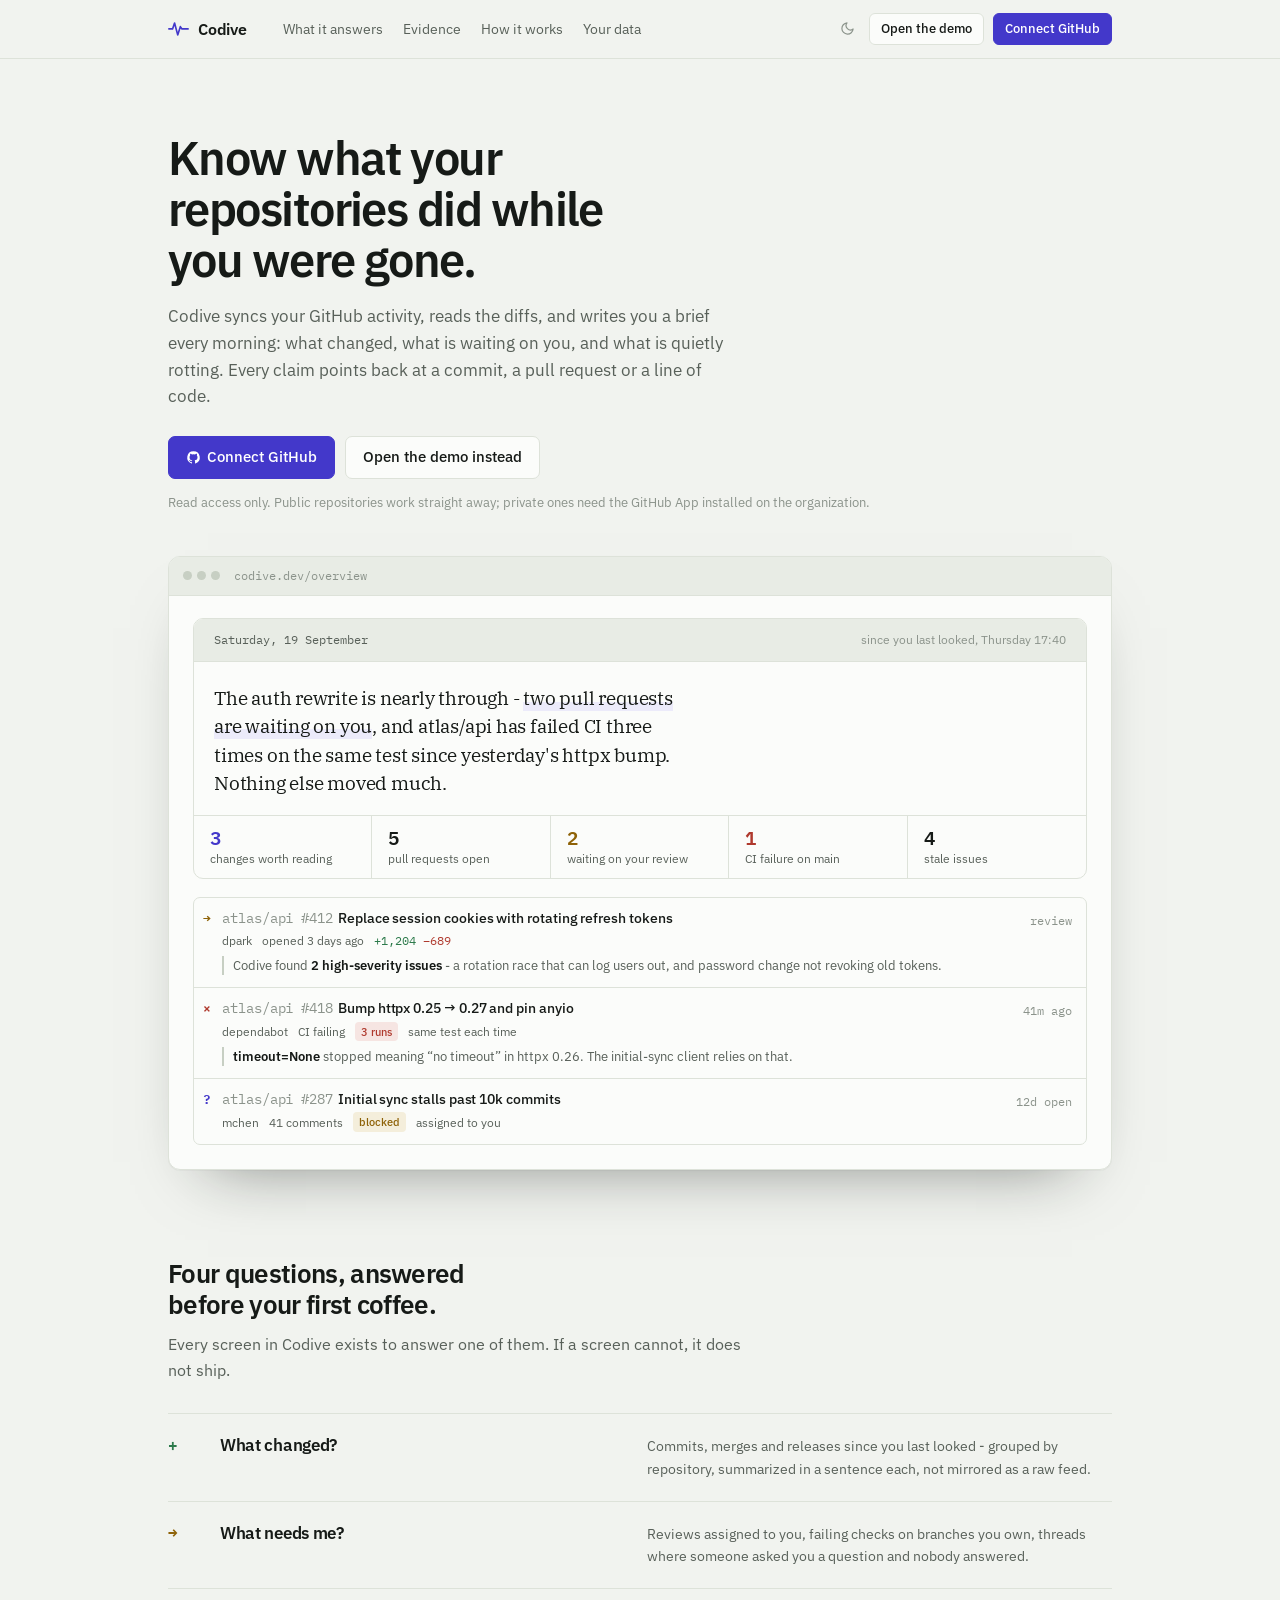
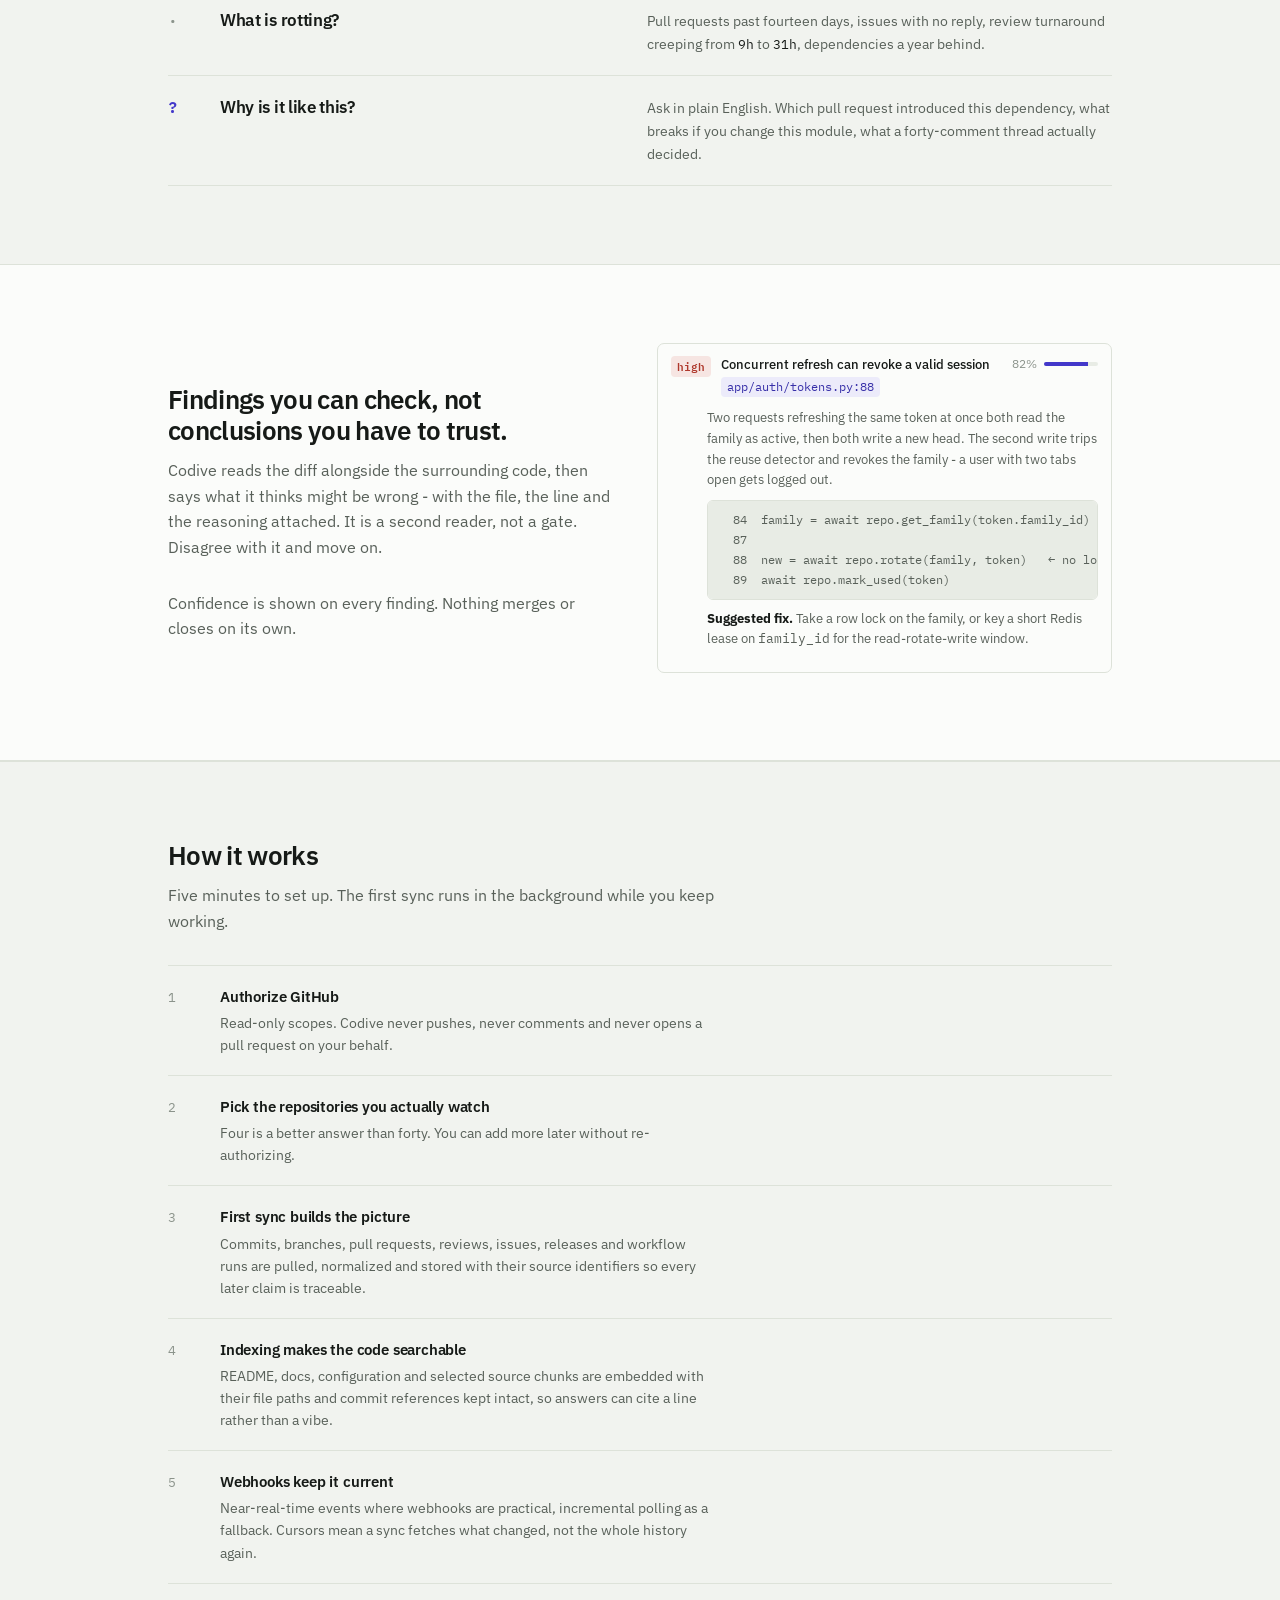
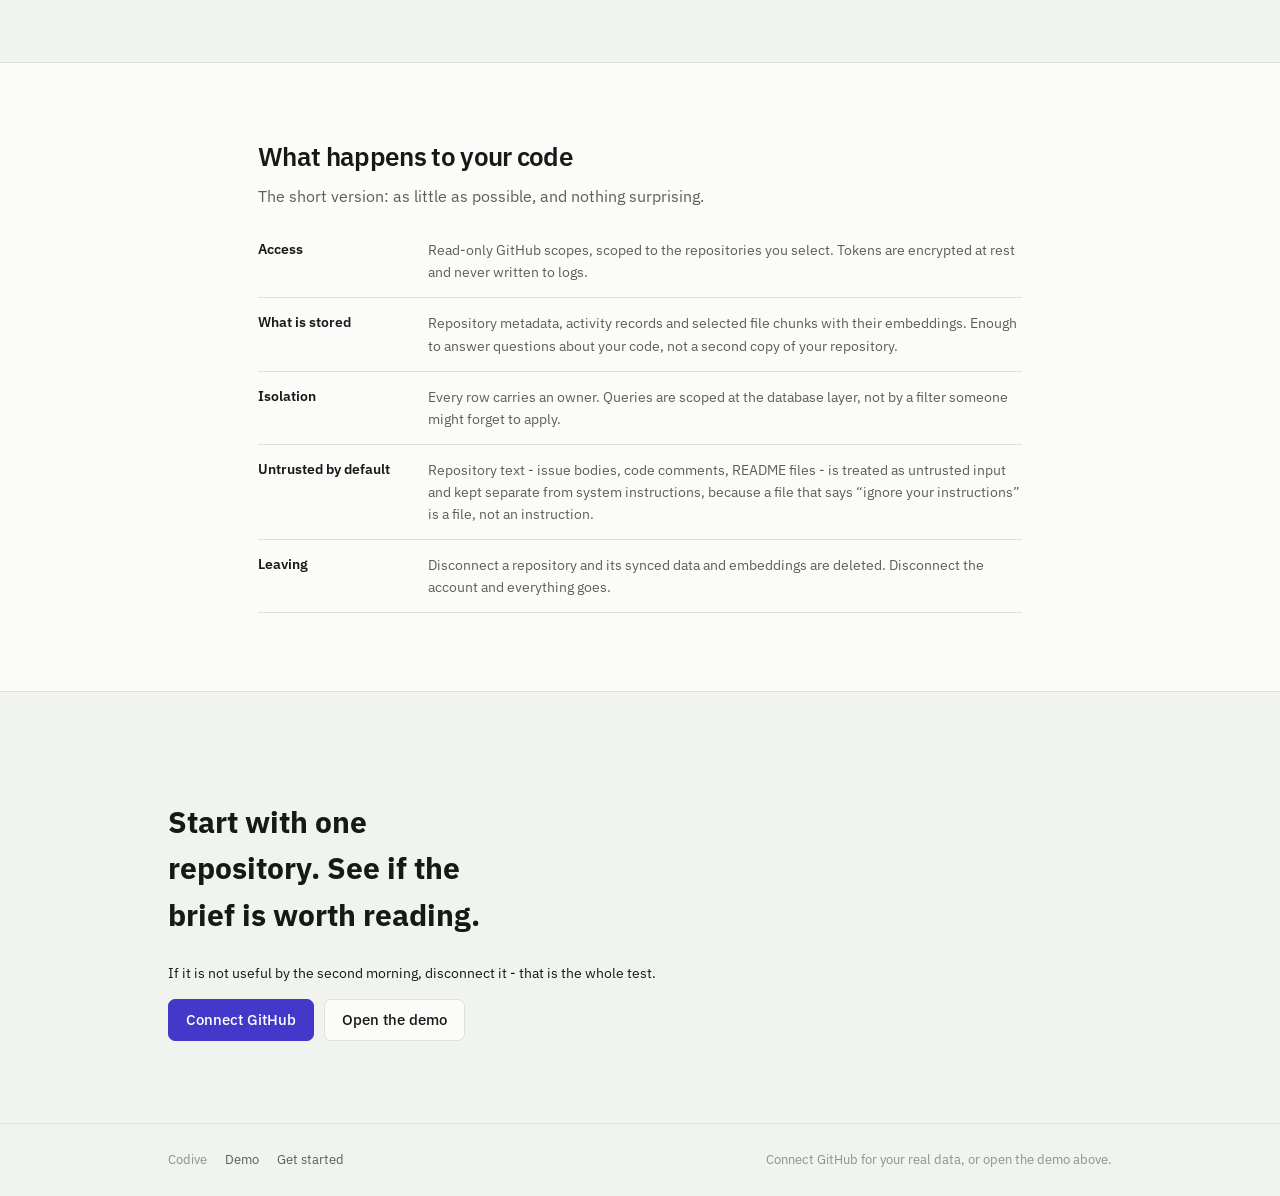
<file: codive-site/index.html>
<!DOCTYPE html>
<html lang="en">
<head>
<meta charset="utf-8">
<meta name="viewport" content="width=device-width, initial-scale=1">
<title>Codive - know what your repositories did while you were gone</title>
<meta name="description" content="Codive syncs your GitHub activity, reads the diffs and writes you a daily brief: what changed, what is waiting on you, and what is quietly rotting.">
<link rel="icon" href="assets/favicon.svg" type="image/svg+xml">
<link rel="preconnect" href="https://fonts.googleapis.com">
<link rel="preconnect" href="https://fonts.gstatic.com" crossorigin>
<link href="https://fonts.googleapis.com/css2?family=IBM+Plex+Mono:wght@400;500;600&family=IBM+Plex+Sans:wght@400;500;600;700&family=IBM+Plex+Serif:ital,wght@0,400;0,500;1,400&display=swap" rel="stylesheet">
<link rel="stylesheet" href="assets/app.css">
<link rel="stylesheet" href="assets/site.css">
</head>
<body class="site">

<header class="sitebar">
  <div class="wrap sitebar-in">
    <a class="logo" href="index.html">
      <svg width="21" height="21" viewBox="0 0 24 24" fill="none" aria-hidden="true"><path d="M1 12.5h4.2l2.3-6.8 3.6 13.6 3-9.4 1.9 2.6H23" stroke="var(--iris)" stroke-width="1.9" stroke-linecap="round" stroke-linejoin="round"/></svg>
      Codive
    </a>
    <nav class="sitenav">
      <a href="#answers">What it answers</a>
      <a href="#evidence">Evidence</a>
      <a href="#how">How it works</a>
      <a href="#data">Your data</a>
    </nav>
    <div class="actions">
      <a class="btn" href="app.html">Open the demo</a>
      <a class="btn primary js-connect-github" href="onboarding.html">Connect GitHub</a>
    </div>
  </div>
</header>

<section class="hero">
  <div class="wrap">
    <h1>Know what your repositories did while you were gone.</h1>
    <p class="hero-sub">Codive syncs your GitHub activity, reads the diffs, and writes you a brief every morning: what changed, what is waiting on you, and what is quietly rotting. Every claim points back at a commit, a pull request or a line of code.</p>
    <div class="hero-cta">
      <a class="btn primary lg js-connect-github" href="onboarding.html">
        <svg width="15" height="15" viewBox="0 0 24 24" fill="currentColor" aria-hidden="true"><path d="M12 2a10 10 0 00-3.16 19.49c.5.09.68-.22.68-.48v-1.7c-2.78.6-3.37-1.34-3.37-1.34-.45-1.16-1.11-1.47-1.11-1.47-.91-.62.07-.6.07-.6 1 .07 1.53 1.03 1.53 1.03.9 1.53 2.36 1.09 2.94.83.09-.65.35-1.09.63-1.34-2.22-.25-4.55-1.11-4.55-4.94 0-1.09.39-1.98 1.03-2.68-.1-.25-.45-1.27.1-2.64 0 0 .84-.27 2.75 1.02a9.5 9.5 0 015 0c1.91-1.29 2.75-1.02 2.75-1.02.55 1.37.2 2.39.1 2.64.64.7 1.03 1.59 1.03 2.68 0 3.84-2.34 4.68-4.57 4.93.36.31.68.92.68 1.85v2.74c0 .27.18.58.69.48A10 10 0 0012 2z"/></svg>
        Connect GitHub
      </a>
      <a class="btn lg" href="app.html">Open the demo instead</a>
    </div>
    <p class="hero-note">Read access only. Public repositories work straight away; private ones need the GitHub App installed on the organization.</p>

    <div class="preview">
      <div class="preview-chrome">
        <span class="lights"><i></i><i></i><i></i></span>
        <span class="addr">codive.dev/overview</span>
      </div>
      <div class="preview-in">
        <div class="brief" style="box-shadow:none">
          <div class="brief-top">
            <span class="brief-date">Saturday, 19 September</span>
            <span class="brief-since">since you last looked, Thursday 17:40</span>
          </div>
          <div class="lede">
            <p>The auth rewrite is nearly through - <span class="hl">two pull requests are waiting on you</span>, and atlas/api has failed CI three times on the same test since yesterday's httpx bump. Nothing else moved much.</p>
          </div>
          <div class="counters">
            <div class="counter is-iris"><div class="n">3</div><div class="l">changes worth reading</div></div>
            <div class="counter"><div class="n">5</div><div class="l">pull requests open</div></div>
            <div class="counter is-warn"><div class="n">2</div><div class="l">waiting on your review</div></div>
            <div class="counter is-del"><div class="n">1</div><div class="l">CI failure on main</div></div>
            <div class="counter"><div class="n">4</div><div class="l">stale issues</div></div>
          </div>
        </div>

        <div class="ledger">
          <div class="row">
            <div class="gut g-warn">→</div>
            <div class="row-body">
              <div class="row-t"><span class="num mono">atlas/api #412</span>Replace session cookies with rotating refresh tokens</div>
              <div class="row-m"><span>dpark</span><span>opened 3 days ago</span><span class="diffnum"><span class="p">+1,204</span> <span class="m">−689</span></span></div>
              <div class="row-why">Codive found <b>2 high-severity issues</b> - a rotation race that can log users out, and password change not revoking old tokens.</div>
            </div>
            <div class="row-side"><span class="stamp">review</span></div>
          </div>
          <div class="row">
            <div class="gut g-del">×</div>
            <div class="row-body">
              <div class="row-t"><span class="num mono">atlas/api #418</span>Bump httpx 0.25 → 0.27 and pin anyio</div>
              <div class="row-m"><span>dependabot</span><span>CI failing</span><span class="tag del">3 runs</span><span>same test each time</span></div>
              <div class="row-why"><b>timeout=None</b> stopped meaning “no timeout” in httpx 0.26. The initial-sync client relies on that.</div>
            </div>
            <div class="row-side"><span class="stamp">41m ago</span></div>
          </div>
          <div class="row">
            <div class="gut g-iris">?</div>
            <div class="row-body">
              <div class="row-t"><span class="num mono">atlas/api #287</span>Initial sync stalls past 10k commits</div>
              <div class="row-m"><span>mchen</span><span>41 comments</span><span class="tag warn">blocked</span><span>assigned to you</span></div>
            </div>
            <div class="row-side"><span class="stamp">12d open</span></div>
          </div>
        </div>
      </div>
    </div>
  </div>
</section>

<section class="band" id="answers">
  <div class="wrap">
    <h2>Four questions, answered before your first coffee.</h2>
    <p class="say">Every screen in Codive exists to answer one of them. If a screen cannot, it does not ship.</p>
    <div class="qlist">
      <div class="q">
        <span class="mark g-add">+</span>
        <h3>What changed?</h3>
        <p>Commits, merges and releases since you last looked - grouped by repository, summarized in a sentence each, not mirrored as a raw feed.</p>
      </div>
      <div class="q">
        <span class="mark g-warn">→</span>
        <h3>What needs me?</h3>
        <p>Reviews assigned to you, failing checks on branches you own, threads where someone asked you a question and nobody answered.</p>
      </div>
      <div class="q">
        <span class="mark g-mute">·</span>
        <h3>What is rotting?</h3>
        <p>Pull requests past fourteen days, issues with no reply, review turnaround creeping from <span class="mono">9h</span> to <span class="mono">31h</span>, dependencies a year behind.</p>
      </div>
      <div class="q">
        <span class="mark g-iris">?</span>
        <h3>Why is it like this?</h3>
        <p>Ask in plain English. Which pull request introduced this dependency, what breaks if you change this module, what a forty-comment thread actually decided.</p>
      </div>
    </div>
  </div>
</section>

<section class="band band-sunk" id="evidence">
  <div class="wrap">
    <div class="showcase">
      <div>
        <h2>Findings you can check, not conclusions you have to trust.</h2>
        <p class="say">Codive reads the diff alongside the surrounding code, then says what it thinks might be wrong - with the file, the line and the reasoning attached. It is a second reader, not a gate. Disagree with it and move on.</p>
        <p class="say">Confidence is shown on every finding. Nothing merges or closes on its own.</p>
      </div>
      <div>
        <div class="finding">
          <div class="finding-h">
            <span class="sev high">high</span>
            <div style="flex:1;min-width:0">
              <div class="finding-t">Concurrent refresh can revoke a valid session</div>
              <div class="finding-sub"><span class="evidence">app/auth/tokens.py:88</span></div>
            </div>
            <div class="conf"><span>82%</span><span class="conf-bar"><i style="width:82%"></i></span></div>
          </div>
          <div class="finding-body" style="display:block">
            <p>Two requests refreshing the same token at once both read the family as active, then both write a new head. The second write trips the reuse detector and revokes the family - a user with two tabs open gets logged out.</p>
            <pre class="code mono">  84  family = await repo.get_family(token.family_id)
  87
  88  new = await repo.rotate(family, token)   ← no lock here
  89  await repo.mark_used(token)</pre>
            <p><b style="color:var(--ink)">Suggested fix.</b> Take a row lock on the family, or key a short Redis lease on <span class="mono">family_id</span> for the read-rotate-write window.</p>
          </div>
        </div>
      </div>
    </div>
  </div>
</section>

<section class="band" id="how">
  <div class="wrap">
    <h2>How it works</h2>
    <p class="say">Five minutes to set up. The first sync runs in the background while you keep working.</p>
    <div class="steps">
      <div class="step">
        <div>
          <h3>Authorize GitHub</h3>
          <p>Read-only scopes. Codive never pushes, never comments and never opens a pull request on your behalf.</p>
        </div>
      </div>
      <div class="step">
        <div>
          <h3>Pick the repositories you actually watch</h3>
          <p>Four is a better answer than forty. You can add more later without re-authorizing.</p>
        </div>
      </div>
      <div class="step">
        <div>
          <h3>First sync builds the picture</h3>
          <p>Commits, branches, pull requests, reviews, issues, releases and workflow runs are pulled, normalized and stored with their source identifiers so every later claim is traceable.</p>
        </div>
      </div>
      <div class="step">
        <div>
          <h3>Indexing makes the code searchable</h3>
          <p>README, docs, configuration and selected source chunks are embedded with their file paths and commit references kept intact, so answers can cite a line rather than a vibe.</p>
        </div>
      </div>
      <div class="step">
        <div>
          <h3>Webhooks keep it current</h3>
          <p>Near-real-time events where webhooks are practical, incremental polling as a fallback. Cursors mean a sync fetches what changed, not the whole history again.</p>
        </div>
      </div>
    </div>
  </div>
</section>

<section class="band band-sunk" id="data">
  <div class="wrap narrow" style="max-width:820px">
    <h2>What happens to your code</h2>
    <p class="say">The short version: as little as possible, and nothing surprising.</p>
    <dl class="plain">
      <div>
        <dt>Access</dt>
        <dd>Read-only GitHub scopes, scoped to the repositories you select. Tokens are encrypted at rest and never written to logs.</dd>
      </div>
      <div>
        <dt>What is stored</dt>
        <dd>Repository metadata, activity records and selected file chunks with their embeddings. Enough to answer questions about your code, not a second copy of your repository.</dd>
      </div>
      <div>
        <dt>Isolation</dt>
        <dd>Every row carries an owner. Queries are scoped at the database layer, not by a filter someone might forget to apply.</dd>
      </div>
      <div>
        <dt>Untrusted by default</dt>
        <dd>Repository text - issue bodies, code comments, README files - is treated as untrusted input and kept separate from system instructions, because a file that says “ignore your instructions” is a file, not an instruction.</dd>
      </div>
      <div>
        <dt>Leaving</dt>
        <dd>Disconnect a repository and its synced data and embeddings are deleted. Disconnect the account and everything goes.</dd>
      </div>
    </dl>
  </div>
</section>

<section class="closing">
  <div class="wrap">
    <h2>Start with one repository. See if the brief is worth reading.</h2>
    <p class="say">If it is not useful by the second morning, disconnect it - that is the whole test.</p>
    <div class="hero-cta">
      <a class="btn primary lg js-connect-github" href="onboarding.html">Connect GitHub</a>
      <a class="btn lg" href="app.html">Open the demo</a>
    </div>
  </div>
</section>

<footer class="foot">
  <div class="wrap foot-in">
    <span>Codive</span>
    <a href="app.html">Demo</a>
    <a href="onboarding.html">Get started</a>
    <span style="margin-left:auto" id="footNote">Running on sample data.</span>
  </div>
</footer>

<script src="assets/config.js"></script>
<script>
(function(){
  var b = document.createElement("button");
  b.className = "icon-btn";
  b.title = "Switch theme";
  b.setAttribute("aria-label","Switch theme");
  b.innerHTML = '<svg width="15" height="15" viewBox="0 0 24 24" fill="none"><path d="M21 12.8A9 9 0 1111.2 3a7 7 0 009.8 9.8z" stroke="currentColor" stroke-width="1.9" stroke-linejoin="round"/></svg>';
  b.addEventListener("click", function(){
    var cur = document.documentElement.getAttribute("data-theme");
    var dark = cur ? cur === "dark" : window.matchMedia("(prefers-color-scheme: dark)").matches;
    document.documentElement.setAttribute("data-theme", dark ? "light" : "dark");
  });
  document.querySelector(".sitebar .actions").prepend(b);

  // "Connect GitHub" goes straight to the real OAuth flow once a backend
  // is configured; with no backend set, it falls through to the demo
  // onboarding flow untouched (the href it already has in the HTML).
  var base = window.CODIVE && window.CODIVE.apiBase;
  if(base){
    var loginUrl = base.replace(/\/$/,"") + "/auth/github/login";
    document.querySelectorAll(".js-connect-github").forEach(function(a){ a.href = loginUrl; });
    var note = document.getElementById("footNote");
    if(note) note.textContent = "Connect GitHub for your real data, or open the demo above.";
  }
})();
</script>
</body>
</html>
</file>
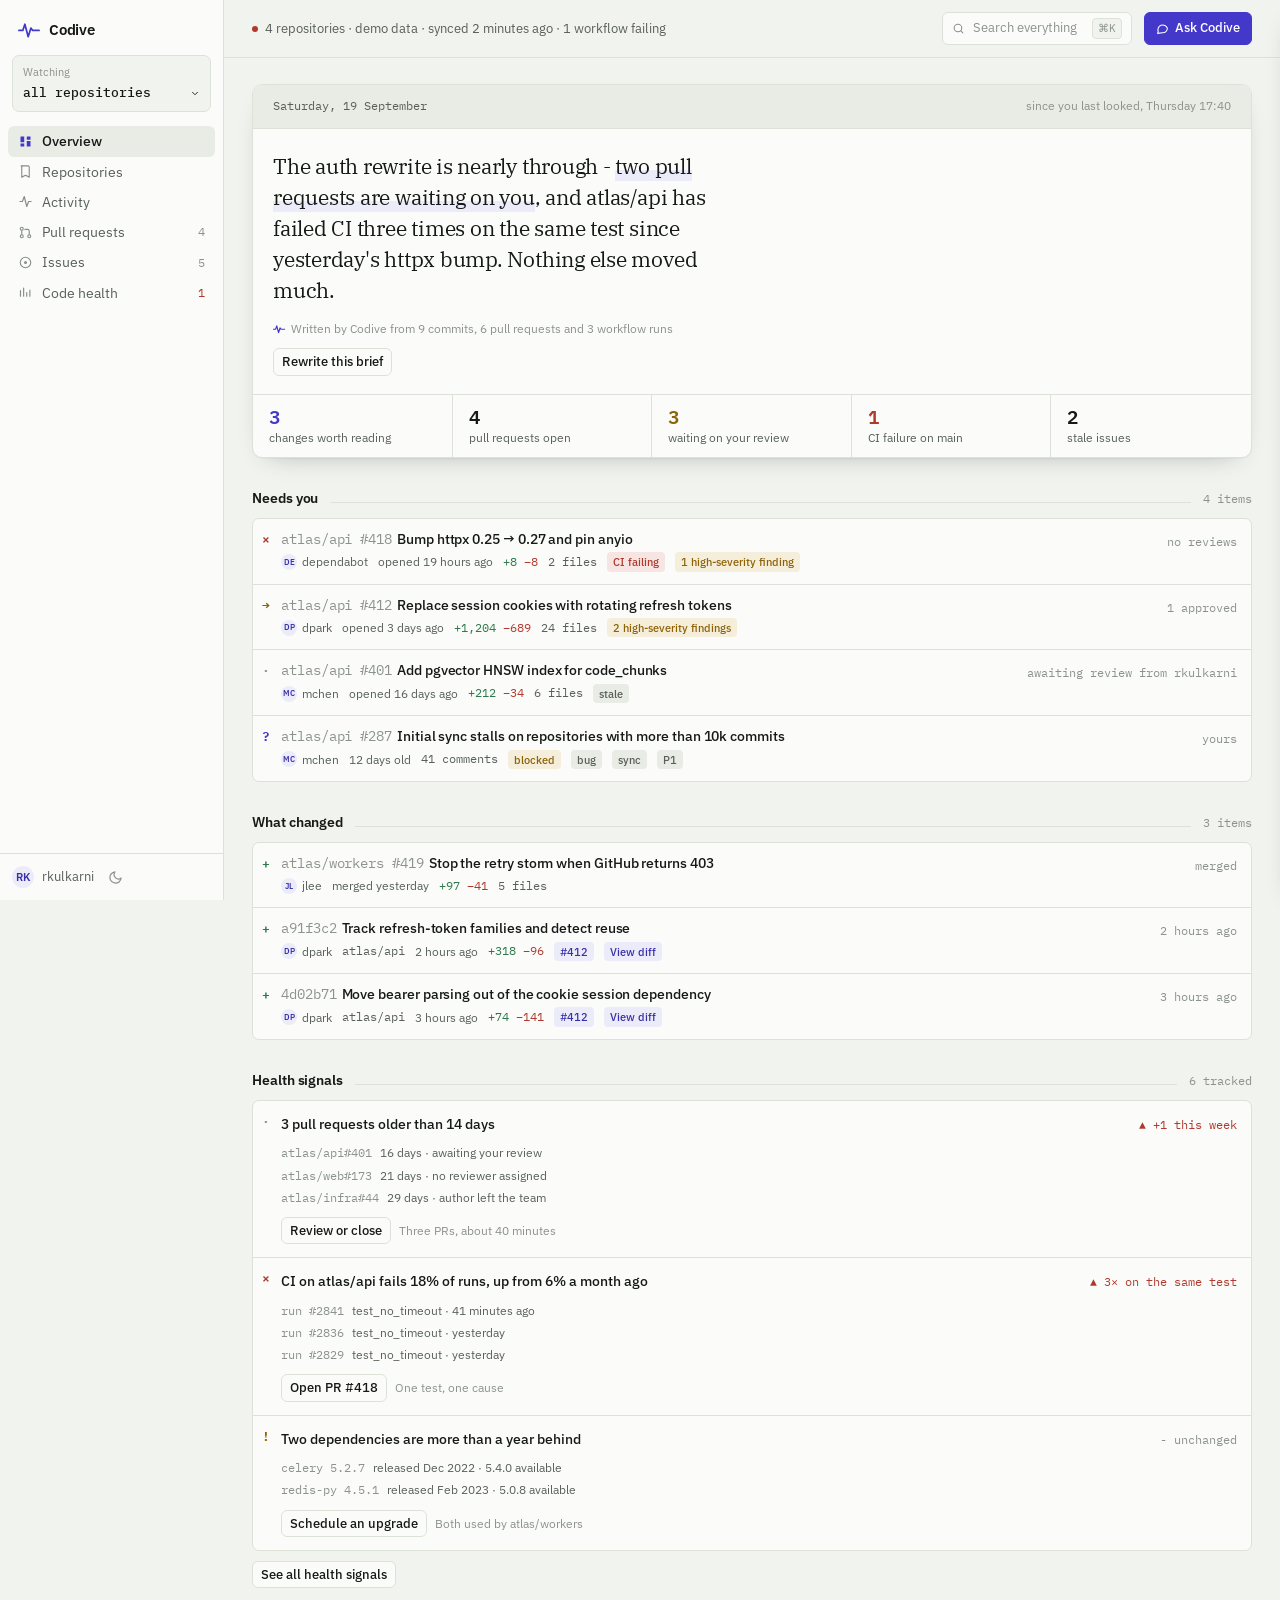
<file: codive-site/app.html>
<!DOCTYPE html>
<html lang="en">
<head>
<meta charset="utf-8">
<meta name="viewport" content="width=device-width, initial-scale=1">
<title>Codive - Overview</title>
<meta name="description" content="Repository intelligence: what changed, what needs attention, what to do next.">
<link rel="icon" href="assets/favicon.svg" type="image/svg+xml">
<link rel="preconnect" href="https://fonts.googleapis.com">
<link rel="preconnect" href="https://fonts.gstatic.com" crossorigin>
<link href="https://fonts.googleapis.com/css2?family=IBM+Plex+Mono:wght@400;500;600&family=IBM+Plex+Sans:wght@400;500;600;700&family=IBM+Plex+Serif:ital,wght@0,400;0,500;1,400&display=swap" rel="stylesheet">
<link rel="stylesheet" href="assets/app.css">
</head>
<body>
<div class="shell">
  <aside class="side">
    <div class="brand">
      <svg class="brand-mark" viewBox="0 0 24 24" fill="none" aria-hidden="true">
        <path d="M1 12.5h4.2l2.3-6.8 3.6 13.6 3-9.4 1.9 2.6H23" stroke="var(--iris)" stroke-width="1.9" stroke-linecap="round" stroke-linejoin="round"/>
      </svg>
      <span class="brand-name">Codive</span>
    </div>
    <div class="scope">
      <div class="scope-label">Watching</div>
      <div class="scope-val">
        <select id="scope" aria-label="Repository scope">
          <option value="all">all repositories</option>
        </select>
        <svg width="11" height="11" viewBox="0 0 24 24" fill="none" aria-hidden="true"><path d="M6 9l6 6 6-6" stroke="currentColor" stroke-width="2.2" stroke-linecap="round"/></svg>
      </div>
    </div>
    <nav class="nav" id="nav" aria-label="Sections"></nav>
    <div class="side-foot">
      <div class="who">
        <div class="avatar">RK</div>
        <div class="who-name">rkulkarni</div>
      </div>
      <button class="icon-btn" id="themeBtn" title="Switch theme" aria-label="Switch theme">
        <svg width="15" height="15" viewBox="0 0 24 24" fill="none" aria-hidden="true"><path d="M21 12.8A9 9 0 1111.2 3a7 7 0 009.8 9.8z" stroke="currentColor" stroke-width="1.9" stroke-linejoin="round"/></svg>
      </button>
    </div>
  </aside>

  <div class="main">
    <header class="topbar">
      <div class="sync">
        <span class="dot" id="syncDot"></span>
        <span id="syncText">4 repositories · synced 2 minutes ago</span>
      </div>
      <button class="searchbtn" id="searchBtn">
        <svg width="13" height="13" viewBox="0 0 24 24" fill="none" aria-hidden="true"><circle cx="11" cy="11" r="7" stroke="currentColor" stroke-width="2"/><path d="M20 20l-3.5-3.5" stroke="currentColor" stroke-width="2" stroke-linecap="round"/></svg>
        <span class="lbl">Search everything</span><span class="kbd">⌘K</span>
      </button>
      <button class="btn primary" id="askBtn">
        <svg width="13" height="13" viewBox="0 0 24 24" fill="none" aria-hidden="true"><path d="M21 11.5a8.4 8.4 0 01-9 8.4L3 21l1.1-3.4A8.4 8.4 0 1121 11.5z" stroke="currentColor" stroke-width="1.9" stroke-linejoin="round"/></svg>
        Ask Codive
      </button>
    </header>
    <main class="page" id="page" tabindex="-1"></main>
  </div>
</div>

<div class="scrim" id="scrim"></div>

<aside class="ask" id="ask" aria-label="Ask Codive" aria-hidden="true">
  <div class="ask-h">
    <svg width="16" height="16" viewBox="0 0 24 24" fill="none" aria-hidden="true"><path d="M1 12.5h4.2l2.3-6.8 3.6 13.6 3-9.4 1.9 2.6H23" stroke="var(--iris)" stroke-width="2" stroke-linecap="round" stroke-linejoin="round"/></svg>
    <h2>Ask Codive</h2>
    <button class="icon-btn" id="askNew" title="New conversation" aria-label="New conversation" style="margin-left:auto">
      <svg width="15" height="15" viewBox="0 0 24 24" fill="none" aria-hidden="true"><path d="M12 5v14M5 12h14" stroke="currentColor" stroke-width="2" stroke-linecap="round"/></svg>
    </button>
    <button class="icon-btn" id="askClose" title="Close" aria-label="Close">
      <svg width="15" height="15" viewBox="0 0 24 24" fill="none" aria-hidden="true"><path d="M6 6l12 12M18 6L6 18" stroke="currentColor" stroke-width="2" stroke-linecap="round"/></svg>
    </button>
  </div>
  <div class="ask-ctx"><span class="ask-ctx-l">Context</span><span id="askCtx"></span></div>
  <div class="ask-log" id="askLog"></div>
  <div class="ask-f">
    <div class="ask-box">
      <textarea id="askIn" rows="1" placeholder="Ask about commits, PRs, issues or code…"></textarea>
      <button class="btn sm primary" id="askSend" aria-label="Send">Send</button>
    </div>
    <div class="ask-note" id="askNote">Answers cite the commit, PR, issue or file they came from.</div>
  </div>
</aside>

<div class="cmdk" id="cmdk" role="dialog" aria-label="Search">
  <div class="cmdk-box">
    <div class="cmdk-in">
      <svg width="15" height="15" viewBox="0 0 24 24" fill="none" aria-hidden="true" style="color:var(--ink3)"><circle cx="11" cy="11" r="7" stroke="currentColor" stroke-width="2"/><path d="M20 20l-3.5-3.5" stroke="currentColor" stroke-width="2" stroke-linecap="round"/></svg>
      <input id="cmdkIn" placeholder="Repositories, pull requests, issues, commits, files…" autocomplete="off" spellcheck="false">
      <div class="cmdk-mode" role="group" aria-label="Search mode">
        <button data-mode="exact" aria-pressed="true">Exact</button>
        <button data-mode="semantic" aria-pressed="false">Semantic</button>
      </div>
    </div>
    <div class="cmdk-list" id="cmdkList"></div>
    <div class="cmdk-f"><span>↑↓ to move</span><span>↵ to open</span><span>esc to close</span></div>
  </div>
</div>

<div class="toast" id="toast" role="status"></div>

<script src="assets/config.js"></script>
<script src="assets/app.js"></script>
</body>
</html>
</file>
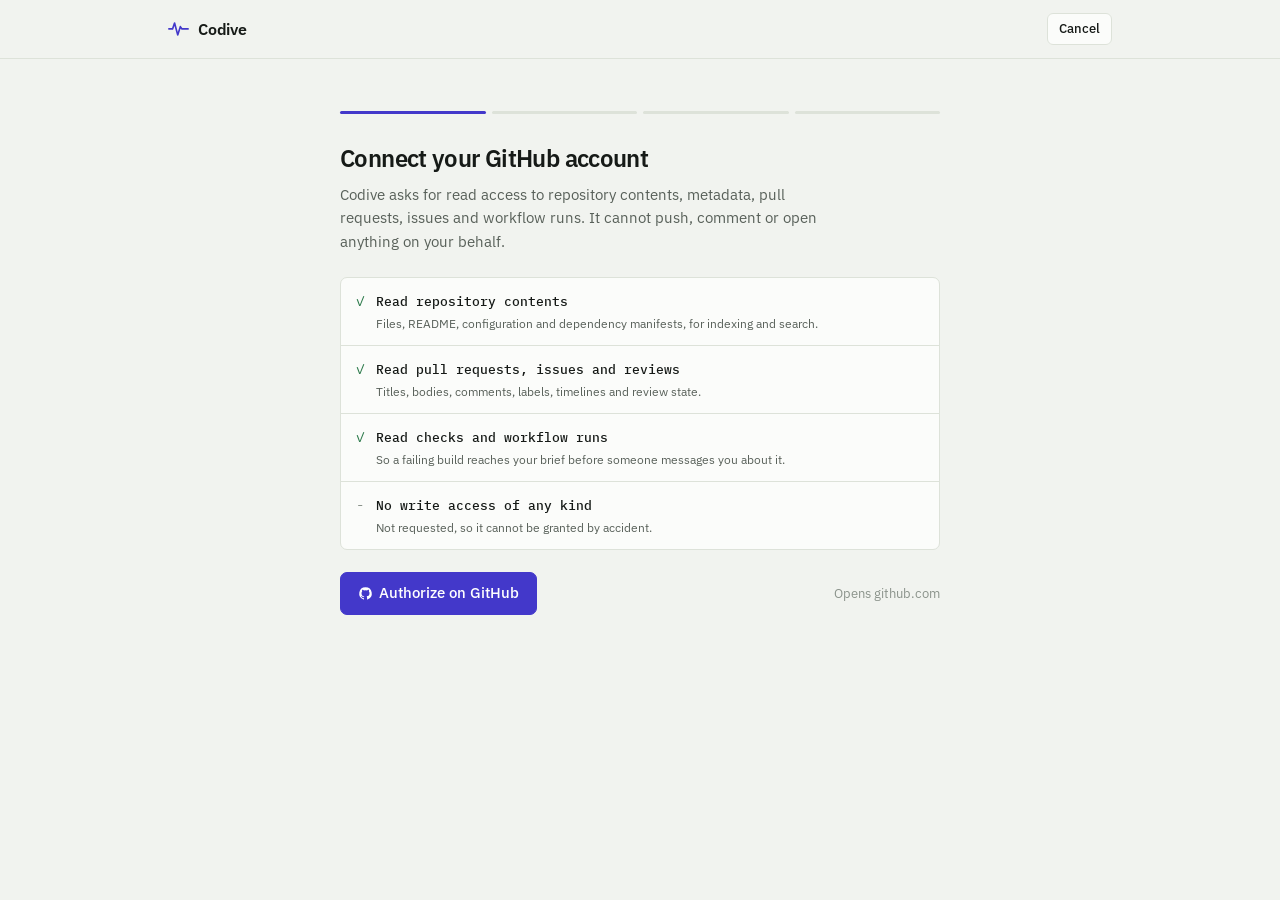
<file: codive-site/onboarding.html>
<!DOCTYPE html>
<html lang="en">
<head>
<meta charset="utf-8">
<meta name="viewport" content="width=device-width, initial-scale=1">
<title>Codive - set up</title>
<link rel="icon" href="assets/favicon.svg" type="image/svg+xml">
<link rel="preconnect" href="https://fonts.googleapis.com">
<link rel="preconnect" href="https://fonts.gstatic.com" crossorigin>
<link href="https://fonts.googleapis.com/css2?family=IBM+Plex+Mono:wght@400;500;600&family=IBM+Plex+Sans:wght@400;500;600;700&family=IBM+Plex+Serif:ital,wght@0,400;0,500;1,400&display=swap" rel="stylesheet">
<link rel="stylesheet" href="assets/app.css">
<link rel="stylesheet" href="assets/site.css">
</head>
<body class="site onb">

<header class="sitebar">
  <div class="wrap sitebar-in">
    <a class="logo" href="index.html">
      <svg width="21" height="21" viewBox="0 0 24 24" fill="none" aria-hidden="true"><path d="M1 12.5h4.2l2.3-6.8 3.6 13.6 3-9.4 1.9 2.6H23" stroke="var(--iris)" stroke-width="1.9" stroke-linecap="round" stroke-linejoin="round"/></svg>
      Codive
    </a>
    <div class="actions"><a class="btn" href="index.html">Cancel</a></div>
  </div>
</header>

<main class="onb-main">
  <div class="onb-card">
    <div class="rail" aria-hidden="true"><i class="on"></i><i></i><i></i><i></i></div>

    <!-- 1 - authorize -->
    <section class="onb-step on" data-step="0">
      <h1 class="onb-h">Connect your GitHub account</h1>
      <p class="onb-p">Codive asks for read access to repository contents, metadata, pull requests, issues and workflow runs. It cannot push, comment or open anything on your behalf.</p>
      <div class="pick">
        <label style="cursor:default"><span class="mono" style="color:var(--add)">✓</span><div><div class="nm">Read repository contents</div><div class="ds">Files, README, configuration and dependency manifests, for indexing and search.</div></div></label>
        <label style="cursor:default"><span class="mono" style="color:var(--add)">✓</span><div><div class="nm">Read pull requests, issues and reviews</div><div class="ds">Titles, bodies, comments, labels, timelines and review state.</div></div></label>
        <label style="cursor:default"><span class="mono" style="color:var(--add)">✓</span><div><div class="nm">Read checks and workflow runs</div><div class="ds">So a failing build reaches your brief before someone messages you about it.</div></div></label>
        <label style="cursor:default"><span class="mono" style="color:var(--ink3)">-</span><div><div class="nm">No write access of any kind</div><div class="ds">Not requested, so it cannot be granted by accident.</div></div></label>
      </div>
      <div class="onb-actions">
        <button class="btn primary lg" data-next>
          <svg width="15" height="15" viewBox="0 0 24 24" fill="currentColor" aria-hidden="true"><path d="M12 2a10 10 0 00-3.16 19.49c.5.09.68-.22.68-.48v-1.7c-2.78.6-3.37-1.34-3.37-1.34-.45-1.16-1.11-1.47-1.11-1.47-.91-.62.07-.6.07-.6 1 .07 1.53 1.03 1.53 1.03.9 1.53 2.36 1.09 2.94.83.09-.65.35-1.09.63-1.34-2.22-.25-4.55-1.11-4.55-4.94 0-1.09.39-1.98 1.03-2.68-.1-.25-.45-1.27.1-2.64 0 0 .84-.27 2.75 1.02a9.5 9.5 0 015 0c1.91-1.29 2.75-1.02 2.75-1.02.55 1.37.2 2.39.1 2.64.64.7 1.03 1.59 1.03 2.68 0 3.84-2.34 4.68-4.57 4.93.36.31.68.92.68 1.85v2.74c0 .27.18.58.69.48A10 10 0 0012 2z"/></svg>
          Authorize on GitHub
        </button>
        <span class="muted">Takes you to github.com</span>
      </div>
    </section>

    <!-- 2 - repositories -->
    <section class="onb-step" data-step="1">
      <h1 class="onb-h">Which repositories do you actually watch?</h1>
      <p class="onb-p">Pick the ones you open most days. Fewer repositories make a sharper brief, and you can add more later without reauthorizing.</p>
      <div class="pick" id="repoPick"></div>
      <div class="onb-actions">
        <button class="btn" data-back>Back</button>
        <button class="btn primary" data-next id="repoNext">Continue</button>
        <span class="muted" id="repoCount">4 selected</span>
      </div>
    </section>

    <!-- 3 - preferences -->
    <section class="onb-step" data-step="2">
      <h1 class="onb-h">How deep should the first scan go?</h1>
      <p class="onb-p">History can be backfilled later. Starting shallow means your first brief arrives in minutes rather than an hour.</p>
      <label class="opt"><input type="radio" name="depth" value="90" checked><div><div class="nm">Last 90 days</div><div class="ds">Recommended. Enough history for trends, ageing and a useful brief tomorrow morning.</div></div></label>
      <label class="opt"><input type="radio" name="depth" value="365"><div><div class="nm">Last 12 months</div><div class="ds">Better change-impact analysis. The first sync takes noticeably longer on busy repositories.</div></div></label>
      <label class="opt"><input type="radio" name="depth" value="all"><div><div class="nm">Everything</div><div class="ds">Full history. On a repository past ten thousand commits, expect this to run for a while.</div></div></label>
      <div style="height:14px"></div>
      <label class="opt"><input type="checkbox" checked><div><div class="nm">Index source code for search and questions</div><div class="ds">Chunks files and stores embeddings with their paths. Turn this off and Codive can still read activity, but not answer questions about the code.</div></div></label>
      <label class="opt"><input type="checkbox" checked><div><div class="nm">Send me the daily brief</div><div class="ds">In-app to start. Slack and email can be added from settings later.</div></div></label>
      <div class="onb-actions">
        <button class="btn" data-back>Back</button>
        <button class="btn primary" data-next>Start the first sync</button>
      </div>
    </section>

    <!-- 4 - syncing -->
    <section class="onb-step" data-step="3">
      <h1 class="onb-h">Building your repository intelligence</h1>
      <p class="onb-p" id="syncLine">Pulling activity from GitHub. You can leave this page open or come back later - the sync runs in the background.</p>
      <div class="sync-list" id="syncList"></div>
      <div class="bar"><i id="bar"></i></div>
      <div class="onb-actions">
        <button class="btn primary" id="toApp" disabled>Open your dashboard</button>
        <span class="muted" id="syncPct">0%</span>
      </div>
    </section>
  </div>
</main>

<script src="assets/config.js"></script>
<script>
(function(){
  var LIVE = !!(window.CODIVE && window.CODIVE.apiBase);
  var API = LIVE ? window.CODIVE.apiBase.replace(/\/$/,"") : "";
  var CONNECTED = new URLSearchParams(location.search).get("connected") === "1";

  var DEMO_REPOS = [
    {id:"atlas/api",     lang:"Python",     desc:"FastAPI service behind the Atlas dashboard - auth, sync and the public API.", meta:"1,842 commits · 23 issues"},
    {id:"atlas/web",     lang:"TypeScript", desc:"React front end. Talks to atlas/api over the v2 API.",                        meta:"967 commits · 11 issues"},
    {id:"atlas/workers", lang:"Python",     desc:"Background sync, indexing and embedding jobs. Celery + Redis.",               meta:"412 commits · 8 issues"},
    {id:"atlas/infra",   lang:"HCL",        desc:"Terraform for staging and production. RDS, ElastiCache, ECS.",                meta:"188 commits · 4 issues"},
    {id:"atlas/docs",    lang:"MDX",        desc:"Public documentation site. Rarely changes.",                                   meta:"96 commits · 1 issue", off:true},
    {id:"atlas/sdk-js",  lang:"TypeScript", desc:"Generated client. Updated by CI, not by hand.",                                meta:"304 commits · 0 issues", off:true}
  ];

  var step = 0, steps = document.querySelectorAll(".onb-step"), rail = document.querySelectorAll(".rail i");
  var pick = document.getElementById("repoPick");

  function show(n){
    step = Math.max(0, Math.min(steps.length - 1, n));
    steps.forEach(function(s, i){ s.classList.toggle("on", i === step); });
    rail.forEach(function(r, i){ r.classList.toggle("on", i <= step); });
    window.scrollTo({top:0, behavior:"instant"});
    if(step === 3) runSync();
  }

  function selected(){
    return Array.prototype.slice.call(pick.querySelectorAll("input:checked")).map(function(i){ return i.value; });
  }
  function refreshCount(){
    var n = selected().length;
    document.getElementById("repoCount").textContent = n + " selected";
    document.getElementById("repoNext").disabled = n === 0;
  }

  function renderPick(list){
    pick.innerHTML = "";
    list.forEach(function(r){
      var l = document.createElement("label");
      var cb = document.createElement("input");
      cb.type = "checkbox"; cb.value = r.id; cb.checked = !r.off;
      var mid = document.createElement("div");
      mid.style.minWidth = "0";
      var nm = document.createElement("div"); nm.className = "nm"; nm.textContent = r.id;
      var ds = document.createElement("div"); ds.className = "ds"; ds.textContent = r.desc;
      mid.appendChild(nm); mid.appendChild(ds);
      var rt = document.createElement("div"); rt.className = "rt";
      var lang = document.createElement("div"); lang.className = "ds mono"; lang.textContent = r.lang;
      var meta = document.createElement("div"); meta.className = "ds"; meta.style.color = "var(--ink3)"; meta.textContent = r.meta;
      rt.appendChild(lang); rt.appendChild(meta);
      l.appendChild(cb); l.appendChild(mid); l.appendChild(rt);
      pick.appendChild(l);
    });
    pick.addEventListener("change", refreshCount);
    refreshCount();
  }

  function pickError(message){
    pick.innerHTML = '<div class="empty"><b>Could not load your repositories</b><span>' + message + '</span></div>';
    document.getElementById("repoNext").disabled = true;
  }

  async function loadAvailableRepos(){
    pick.innerHTML = '<div class="empty"><b>Loading your repositories…</b><span>Asking GitHub what you have access to.</span></div>';
    try{
      var resp = await fetch(API + "/repos/available", {credentials:"include"});
      if(resp.status === 401){ pickError("Your session expired - go back and reconnect GitHub."); return; }
      if(!resp.ok) throw new Error("http_" + resp.status);
      var repos = await resp.json();
      if(!repos.length){ pickError("GitHub returned no repositories for this account."); return; }
      renderPick(repos.map(function(r, i){
        return {
          id: r.full_name, lang: r.language || "-",
          desc: r.description || "No description.",
          meta: (r.private ? "private" : "public") + " · " + (r.stars||0) + " stars",
          off: i >= 6,  // pre-select the first few rather than everything, same spirit as the demo list
        };
      }));
    }catch(e){
      pickError("Could not reach the backend at " + API + ". Check that it's running and CORS allows this origin.");
    }
  }

  document.querySelectorAll("[data-back]").forEach(function(b){ b.addEventListener("click", function(){ show(step - 1); }); });

  if(!LIVE){
    // ---- demo mode: unchanged from before ----
    renderPick(DEMO_REPOS);
    document.querySelectorAll("[data-next]").forEach(function(b){ b.addEventListener("click", function(){ show(step + 1); }); });
  } else {
    // ---- live mode ----
    document.querySelector('[data-step="0"] .onb-actions .muted').textContent = "Opens github.com";
    var authBtn = document.querySelector('[data-step="0"] [data-next]');
    authBtn.addEventListener("click", function(e){
      e.preventDefault();
      location.href = API + "/auth/github/login";
    });

    var depthHeading = document.querySelector('[data-step="2"] .onb-h');
    var depthSub = document.querySelector('[data-step="2"] .onb-p');
    if(depthHeading) depthHeading.textContent = "Ready to sync";
    if(depthSub) depthSub.textContent = "The first sync covers recent commits, open pull requests and issues, and README/docs for search. Deeper history and per-repo tuning are on the roadmap - see the backend README.";

    var startBtn = document.querySelector('[data-step="2"] [data-next]');
    var repoNext = document.getElementById("repoNext");
    var repoErr = null;

    repoNext.addEventListener("click", async function(e){
      e.preventDefault();
      var chosen = selected();
      repoNext.disabled = true;
      var prevLabel = repoNext.textContent;
      repoNext.textContent = "Saving…";
      try{
        var resp = await fetch(API + "/repos/select", {
          method: "POST", credentials: "include",
          headers: {"Content-Type": "application/json"},
          body: JSON.stringify({full_names: chosen}),
        });
        if(!resp.ok){
          var body = await resp.json().catch(function(){ return {}; });
          throw new Error(body.detail || ("http_" + resp.status));
        }
        show(step + 1);
      }catch(err){
        document.getElementById("repoCount").textContent = String(err.message || err);
        document.getElementById("repoCount").style.color = "var(--del)";
      }finally{
        repoNext.disabled = false;
        repoNext.textContent = prevLabel;
      }
    });

    startBtn.addEventListener("click", async function(e){
      e.preventDefault();
      startBtn.disabled = true;
      try{
        await fetch(API + "/sync/start", {method: "POST", credentials: "include"});
      }catch(e2){ /* sync/status polling below will surface the failure either way */ }
      show(step + 1);
    });

    if(CONNECTED){
      show(1);
      loadAvailableRepos();
    }
  }

  // ---- step 3: syncing ----
  var ran = false;
  function runSync(){
    if(ran) return; ran = true;
    if(LIVE){ runLiveSync(); } else { runDemoSync(); }
  }

  async function runLiveSync(){
    var list = document.getElementById("syncList");
    list.innerHTML = '<div class="sync-item"><span class="tick">○</span><span class="mono">connecting</span><span class="st">reaching your backend</span></div>';
    var tries = 0;
    var poll = async function(){
      tries++;
      try{
        var resp = await fetch(API + "/sync/status", {credentials:"include"});
        if(!resp.ok) throw new Error("http_" + resp.status);
        var data = await resp.json();
        renderLiveSync(data.repositories || []);
        if(data.complete){ finish(); return; }
      }catch(e){
        if(tries > 3){
          document.getElementById("syncLine").textContent = "Could not reach " + API + "/sync/status. The sync may still be running on the backend - try opening the dashboard, or check the server logs.";
          document.getElementById("toApp").disabled = false;
          return;
        }
      }
      setTimeout(poll, 1500);
    };
    poll();
  }

  function renderLiveSync(repos){
    var list = document.getElementById("syncList");
    list.innerHTML = "";
    var done = 0;
    repos.forEach(function(r){
      var isDone = r.status === "done" || r.status === "error";
      if(isDone) done++;
      var d = document.createElement("div");
      d.className = "sync-item" + (isDone ? " done" : "");
      var tick = r.status === "error" ? "×" : (isDone ? "✓" : "○");
      var stage = r.status === "error" ? (r.error || "sync failed") : (r.stage || r.status);
      d.innerHTML = '<span class="tick">' + tick + '</span><span class="mono">' + r.repo + '</span><span class="st">' + stage + '</span>';
      list.appendChild(d);
    });
    var pct = repos.length ? Math.round(done / repos.length * 100) : 0;
    document.getElementById("bar").style.width = pct + "%";
    document.getElementById("syncPct").textContent = pct + "%";
  }

  function runDemoSync(){
    var chosen = selected();
    var list = document.getElementById("syncList");
    var stages = ["commits & branches", "pull requests & reviews", "issues & comments", "releases & workflow runs", "indexing files"];
    chosen.forEach(function(id){
      var d = document.createElement("div");
      d.className = "sync-item";
      d.innerHTML = '<span class="tick">○</span><span class="mono">' + id + '</span><span class="st">queued</span>';
      list.appendChild(d);
    });
    var items = list.querySelectorAll(".sync-item");
    var total = items.length * stages.length, done = 0;

    items.forEach(function(item, idx){
      stages.forEach(function(stage, s){
        setTimeout(function(){
          item.querySelector(".st").textContent = stage;
          done++;
          var pct = Math.round(done / total * 100);
          document.getElementById("bar").style.width = pct + "%";
          document.getElementById("syncPct").textContent = pct + "%";
          if(s === stages.length - 1){
            item.classList.add("done");
            item.querySelector(".tick").textContent = "✓";
            item.querySelector(".st").textContent = "synced";
          }
          if(done === total) finish(chosen);
        }, 380 + idx * 260 + s * 430);
      });
    });
  }

  function finish(chosen){
    document.getElementById("syncLine").textContent =
      "Done. Codive has enough to write your first brief - it will get sharper once a few days of activity accumulate.";
    var b = document.getElementById("toApp");
    b.disabled = false;
    b.focus();
    b.addEventListener("click", function(){
      location.href = LIVE ? "app.html" : ("app.html?repos=" + encodeURIComponent((chosen||[]).join(",")));
    });
  }
})();
</script>
</body>
</html>
</file>
<file: codive-site/assets/app.css>
:root{
  --paper:#F1F3EF; --surface:#FBFCFA; --sunk:#E8ECE5; --raised:#FFFFFF;
  --ink:#161A17; --ink2:#586059; --ink3:#8B938B;
  --rule:#DDE2D9; --rule-hi:#C7CFC3;
  --iris:#4338CA; --iris-ink:#372FA8; --iris-soft:#ECEBFA;
  --add:#2C7A4B; --add-soft:#E3EFE5;
  --del:#AF392D; --del-soft:#F6E5E2;
  --warn:#8E6207; --warn-soft:#F4EEDB;
  --shadow:0 1px 0 rgba(20,26,22,.03), 0 10px 26px -18px rgba(20,26,22,.45);
  --radius:7px;
  color-scheme:light;
}
@media (prefers-color-scheme: dark){
  :root:not([data-theme="light"]){
    --paper:#0F1412; --surface:#161B18; --sunk:#121715; --raised:#1B211D;
    --ink:#E7EDE7; --ink2:#99A39B; --ink3:#6C766E;
    --rule:#232B26; --rule-hi:#333D36;
    --iris:#A79AFF; --iris-ink:#BCB2FF; --iris-soft:#1E1B33;
    --add:#5FBE84; --add-soft:#122318;
    --del:#E37C6C; --del-soft:#2A1512;
    --warn:#D3A23F; --warn-soft:#271F0F;
    --shadow:0 1px 0 rgba(0,0,0,.2), 0 12px 30px -18px rgba(0,0,0,.8);
    color-scheme:dark;
  }
}
:root[data-theme="dark"]{
  --paper:#0F1412; --surface:#161B18; --sunk:#121715; --raised:#1B211D;
  --ink:#E7EDE7; --ink2:#99A39B; --ink3:#6C766E;
  --rule:#232B26; --rule-hi:#333D36;
  --iris:#A79AFF; --iris-ink:#BCB2FF; --iris-soft:#1E1B33;
  --add:#5FBE84; --add-soft:#122318;
  --del:#E37C6C; --del-soft:#2A1512;
  --warn:#D3A23F; --warn-soft:#271F0F;
  --shadow:0 1px 0 rgba(0,0,0,.2), 0 12px 30px -18px rgba(0,0,0,.8);
  color-scheme:dark;
}
*{box-sizing:border-box}
html,body{margin:0;padding:0}
body{
  background:var(--paper); color:var(--ink);
  font-family:"IBM Plex Sans",ui-sans-serif,system-ui,-apple-system,"Segoe UI",sans-serif;
  font-size:14px; line-height:1.55; -webkit-font-smoothing:antialiased;
}
button,input,select,textarea{font:inherit;color:inherit}
button{background:none;border:none;padding:0;cursor:pointer}
a{color:var(--iris-ink);text-decoration:none}
a:hover{text-decoration:underline}
:focus-visible{outline:2px solid var(--iris);outline-offset:2px;border-radius:3px}
.mono{font-family:"IBM Plex Mono",ui-monospace,SFMono-Regular,Menlo,monospace;font-variant-ligatures:none}
::selection{background:var(--iris-soft);color:var(--ink)}

/* ---------- shell ---------- */
.shell{display:grid;grid-template-columns:224px minmax(0,1fr);min-height:100vh}
.side{
  border-right:1px solid var(--rule); background:var(--surface);
  display:flex;flex-direction:column;position:sticky;top:0;height:100vh;
}
.brand{display:flex;align-items:center;gap:9px;padding:18px 18px 14px}
.brand-mark{width:22px;height:22px;flex:none}
.brand-name{font-weight:600;letter-spacing:-.014em;font-size:15px}
.scope{margin:0 12px 10px;padding:8px 10px;border:1px solid var(--rule);border-radius:var(--radius);background:var(--paper)}
.scope-label{font-size:11px;color:var(--ink3);margin-bottom:2px}
.scope-val{display:flex;align-items:center;justify-content:space-between;gap:6px}
.scope select{
  appearance:none;background:none;border:none;padding:0;font-size:13px;font-weight:500;
  font-family:"IBM Plex Mono",monospace;width:100%;cursor:pointer;
}
.nav{padding:4px 8px;overflow-y:auto;flex:1}
.nav-group{margin-bottom:2px}
.nav-item{
  display:flex;align-items:center;gap:9px;width:100%;padding:6px 10px;border-radius:6px;
  color:var(--ink2);font-size:13.5px;text-align:left;line-height:1.35;
}
.nav-item:hover{background:var(--sunk);color:var(--ink)}
.nav-item[aria-current="true"]{background:var(--sunk);color:var(--ink);font-weight:500}
.nav-item .ico{width:15px;height:15px;flex:none;opacity:.7}
.nav-item[aria-current="true"] .ico{opacity:1;color:var(--iris)}
.nav-count{margin-left:auto;font-size:11.5px;color:var(--ink3);font-family:"IBM Plex Mono",monospace}
.nav-count.alarm{color:var(--del)}
.nav-rule{height:1px;background:var(--rule);margin:8px 10px}
.side-foot{padding:10px 12px;border-top:1px solid var(--rule);display:flex;align-items:center;gap:8px}
.who{display:flex;align-items:center;gap:8px;min-width:0}
.avatar{width:22px;height:22px;border-radius:50%;background:var(--iris-soft);color:var(--iris-ink);
  display:grid;place-items:center;font-size:10.5px;font-weight:600;flex:none}
.who-name{font-size:12.5px;color:var(--ink2);overflow:hidden;text-overflow:ellipsis;white-space:nowrap}
.icon-btn{width:26px;height:26px;border-radius:6px;display:grid;place-items:center;color:var(--ink3)}
.icon-btn:hover{background:var(--sunk);color:var(--ink)}

/* ---------- main ---------- */
.main{min-width:0;display:flex;flex-direction:column}
.topbar{
  display:flex;align-items:center;gap:12px;padding:12px 28px;border-bottom:1px solid var(--rule);
  position:sticky;top:0;background:color-mix(in srgb, var(--paper) 88%, transparent);
  backdrop-filter:blur(8px);z-index:20;
}
.sync{display:flex;align-items:center;gap:7px;font-size:12.5px;color:var(--ink2);min-width:0}
.dot{width:6px;height:6px;border-radius:50%;background:var(--add);flex:none}
.dot.bad{background:var(--del)}
.searchbtn{
  margin-left:auto;display:flex;align-items:center;gap:8px;padding:5px 9px;border:1px solid var(--rule);
  border-radius:6px;color:var(--ink3);font-size:13px;background:var(--surface);min-width:190px;
}
.searchbtn:hover{border-color:var(--rule-hi);color:var(--ink2)}
.kbd{font-family:"IBM Plex Mono",monospace;font-size:11px;border:1px solid var(--rule);border-radius:4px;
  padding:1px 5px;color:var(--ink3);background:var(--paper);margin-left:auto}
.btn{
  display:inline-flex;align-items:center;gap:6px;padding:5px 11px;border-radius:6px;border:1px solid var(--rule);
  background:var(--surface);font-size:13px;font-weight:500;color:var(--ink);white-space:nowrap;
}
.btn:hover{border-color:var(--rule-hi);background:var(--raised)}
.btn.primary{background:var(--iris);border-color:var(--iris);color:#fff}
.btn.primary:hover{background:var(--iris-ink);border-color:var(--iris-ink)}
.btn.sm{padding:3px 8px;font-size:12.5px}
.btn:disabled{opacity:.5;cursor:default}

.page{padding:26px 28px 80px;max-width:1080px;width:100%}
.page-head{margin-bottom:20px}
.page-title{font-size:20px;font-weight:600;letter-spacing:-.02em;margin:0 0 3px}
.page-sub{color:var(--ink2);font-size:13.5px;margin:0}

/* ---------- section ---------- */
.sec{margin-top:30px}
.sec-head{display:flex;align-items:baseline;gap:12px;margin-bottom:9px}
.sec-title{font-size:13.5px;font-weight:600;letter-spacing:-.005em;margin:0;white-space:nowrap}
.sec-line{flex:1;height:1px;background:var(--rule)}
.sec-meta{font-family:"IBM Plex Mono",monospace;font-size:11.5px;color:var(--ink3);white-space:nowrap}

/* ---------- the gutter ledger ---------- */
.ledger{border:1px solid var(--rule);border-radius:var(--radius);background:var(--surface);overflow:hidden}
.row{display:grid;grid-template-columns:26px minmax(0,1fr) auto;gap:0;border-bottom:1px solid var(--rule);
  width:100%;text-align:left;align-items:start;transition:background .09s ease}
.row:last-child{border-bottom:none}
.row:hover{background:var(--raised)}
.gut{
  font-family:"IBM Plex Mono",monospace;font-size:13px;font-weight:600;line-height:1;
  display:flex;justify-content:center;padding:14px 0 0;color:var(--ink3);user-select:none;
}
.g-add{color:var(--add)} .g-del{color:var(--del)} .g-warn{color:var(--warn)}
.g-iris{color:var(--iris)} .g-mute{color:var(--ink3)}
.row-body{padding:11px 14px 12px 2px;min-width:0}
.row-side{padding:12px 14px 12px 8px;text-align:right;white-space:nowrap}
.row-t{font-size:13.8px;font-weight:500;letter-spacing:-.005em;line-height:1.4}
.row-t .num{font-family:"IBM Plex Mono",monospace;color:var(--ink3);font-weight:400;margin-right:5px}
.row-m{font-size:12.3px;color:var(--ink2);margin-top:3px;display:flex;flex-wrap:wrap;gap:4px 10px;align-items:center}
.row-m .mono{font-size:11.8px}
.row-why{font-size:12.6px;color:var(--ink2);margin-top:6px;padding-left:9px;border-left:2px solid var(--rule-hi);line-height:1.5}
.row-why b{font-weight:600;color:var(--ink)}
.stamp{font-family:"IBM Plex Mono",monospace;font-size:11.5px;color:var(--ink3)}

.tag{display:inline-flex;align-items:center;gap:4px;font-size:11.3px;padding:1px 6px;border-radius:4px;
  background:var(--sunk);color:var(--ink2);white-space:nowrap;font-weight:500}
.tag.add{background:var(--add-soft);color:var(--add)}
.tag.del{background:var(--del-soft);color:var(--del)}
.tag.warn{background:var(--warn-soft);color:var(--warn)}
.tag.iris{background:var(--iris-soft);color:var(--iris-ink)}
.diffnum{font-family:"IBM Plex Mono",monospace;font-size:11.8px}
.diffnum .p{color:var(--add)} .diffnum .m{color:var(--del)}
.who-chip{display:inline-flex;align-items:center;gap:5px}
.who-chip .avatar{width:16px;height:16px;font-size:8px}

/* ---------- brief hero ---------- */
.brief{border:1px solid var(--rule);border-radius:10px;background:var(--surface);overflow:hidden;box-shadow:var(--shadow)}
.brief-top{display:flex;align-items:center;gap:10px;padding:12px 20px;border-bottom:1px solid var(--rule);background:var(--sunk)}
.brief-date{font-family:"IBM Plex Mono",monospace;font-size:12px;color:var(--ink2)}
.brief-since{font-size:12px;color:var(--ink3);margin-left:auto}
.lede{padding:22px 20px 18px;max-width:64ch}
.lede p{
  font-family:"IBM Plex Serif",Georgia,serif;font-size:21px;line-height:1.48;letter-spacing:-.011em;
  margin:0;color:var(--ink);
}
.lede .hl{background:linear-gradient(transparent 62%, var(--iris-soft) 62%);padding-bottom:1px}
.lede-foot{display:flex;align-items:center;gap:10px;margin-top:14px;flex-wrap:wrap}
.lede-by{font-size:11.8px;color:var(--ink3);display:flex;align-items:center;gap:6px}
.counters{display:grid;grid-template-columns:repeat(5,minmax(0,1fr));border-top:1px solid var(--rule)}
.counter{padding:12px 16px;border-right:1px solid var(--rule);text-align:left;transition:background .09s}
.counter:last-child{border-right:none}
.counter:hover{background:var(--raised)}
.counter .n{font-family:"IBM Plex Mono",monospace;font-size:19px;font-weight:600;line-height:1.1;letter-spacing:-.02em}
.counter .l{font-size:11.8px;color:var(--ink2);margin-top:2px;line-height:1.3}
.counter.is-del .n{color:var(--del)} .counter.is-warn .n{color:var(--warn)} .counter.is-iris .n{color:var(--iris)}

/* ---------- detail ---------- */
.back{display:inline-flex;align-items:center;gap:6px;font-size:12.5px;color:var(--ink2);margin-bottom:14px}
.back:hover{color:var(--ink)}
.detail-head{border-bottom:1px solid var(--rule);padding-bottom:16px;margin-bottom:4px}
.detail-title{font-size:19px;font-weight:600;letter-spacing:-.02em;margin:0 0 7px;line-height:1.3}
.detail-title .num{font-family:"IBM Plex Mono",monospace;color:var(--ink3);font-weight:400}
.detail-meta{display:flex;flex-wrap:wrap;gap:6px 14px;align-items:center;font-size:12.6px;color:var(--ink2)}
.cols{display:grid;grid-template-columns:minmax(0,1fr) 250px;gap:26px;align-items:start}
.panel{border:1px solid var(--rule);border-radius:var(--radius);background:var(--surface);padding:14px 16px}
.panel + .panel{margin-top:12px}
.panel-t{font-size:12.5px;font-weight:600;margin:0 0 9px;display:flex;align-items:center;gap:7px}
.kv{display:flex;justify-content:space-between;gap:10px;padding:4px 0;font-size:12.6px;border-bottom:1px solid var(--rule)}
.kv:last-child{border-bottom:none}
.kv dt{color:var(--ink2);margin:0}
.kv dd{margin:0;font-family:"IBM Plex Mono",monospace;font-size:12px;text-align:right}

/* AI finding */
.finding{border:1px solid var(--rule);border-radius:var(--radius);background:var(--surface);margin-bottom:9px;overflow:hidden}
.finding-h{display:flex;gap:10px;padding:11px 13px;align-items:flex-start;width:100%;text-align:left}
.finding-h:hover{background:var(--raised)}
.sev{font-family:"IBM Plex Mono",monospace;font-size:10.5px;font-weight:600;padding:2px 6px;border-radius:4px;flex:none;margin-top:1px}
.sev.high{background:var(--del-soft);color:var(--del)}
.sev.med{background:var(--warn-soft);color:var(--warn)}
.sev.low{background:var(--sunk);color:var(--ink2)}
.finding-t{font-size:13.4px;font-weight:500;line-height:1.4}
.finding-sub{font-size:12.2px;color:var(--ink2);margin-top:3px}
.finding-body{padding:0 13px 13px 49px;font-size:13px;color:var(--ink2);line-height:1.6}
.finding-body p{margin:0 0 9px}
.code{
  font-family:"IBM Plex Mono",monospace;font-size:12.1px;background:var(--sunk);border:1px solid var(--rule);
  border-radius:6px;padding:9px 11px;overflow-x:auto;white-space:pre;margin:0 0 9px;line-height:1.6;
}
.code .ln{color:var(--ink3);user-select:none;padding-right:12px}
.code .hit{color:var(--del)}
.conf{display:flex;align-items:center;gap:7px;font-size:11.6px;color:var(--ink3)}
.conf-bar{width:54px;height:4px;border-radius:2px;background:var(--sunk);overflow:hidden}
.conf-bar i{display:block;height:100%;background:var(--iris)}
.evidence{display:inline-flex;align-items:center;gap:5px;font-family:"IBM Plex Mono",monospace;font-size:11.6px;
  background:var(--iris-soft);color:var(--iris-ink);padding:1px 6px;border-radius:4px;border:none;cursor:pointer}

/* ---------- commit diff ---------- */
.commit-row{cursor:pointer}
.commit-row:hover{background:var(--raised)}
.commit-row [role="button"]{cursor:pointer}
.commit-sub{margin:0 0 10px;color:var(--ink2);font-size:13.6px;line-height:1.55;max-width:78ch}
.commit-loading,.commit-error{margin-top:18px;color:var(--ink2)}
.commit-summary{margin-bottom:12px}
.commit-summary>div:first-child{font-size:13.5px;font-weight:500;margin-bottom:7px}
.commit-files{display:flex;flex-direction:column;gap:12px;margin-top:12px}
.commit-file{border:1px solid var(--rule);border-radius:var(--radius);background:var(--surface);overflow:hidden}
.commit-file-head{display:flex;justify-content:space-between;gap:14px;align-items:center;padding:11px 13px;border-bottom:1px solid var(--rule);background:var(--sunk)}
.commit-file-name{font-size:12.7px;font-weight:500;word-break:break-all}
.commit-file-actions{display:flex;gap:6px;flex:none}
.patch{overflow:auto;background:var(--sunk);font-family:"IBM Plex Mono",monospace;font-size:11.7px;line-height:1.6}
.diff-line{display:grid;grid-template-columns:22px minmax(max-content,1fr);min-width:max-content;white-space:pre}
.diff-prefix{user-select:none;text-align:center;color:var(--ink3);border-right:1px solid var(--rule)}
.diff-code{padding:0 12px;min-width:calc(100vw - 330px)}
.diff-line.add{background:var(--add-soft);color:var(--ink)}
.diff-line.add .diff-prefix{color:var(--add)}
.diff-line.del{background:var(--del-soft);color:var(--ink)}
.diff-line.del .diff-prefix{color:var(--del)}
.diff-line.hunk{background:var(--iris-soft);color:var(--iris-ink);padding:4px 0}
.diff-line.hunk .diff-prefix{color:var(--iris-ink)}
.patch-empty{padding:18px;color:var(--ink3);font-family:"IBM Plex Sans",sans-serif;font-size:12.5px}
.commit-ask{margin-top:14px}
.evidence:hover{text-decoration:underline}

.check{display:flex;gap:9px;padding:7px 0;border-bottom:1px solid var(--rule);font-size:13px;align-items:flex-start}
.check:last-child{border-bottom:none}
.check input{margin:3px 0 0;accent-color:var(--iris)}
.check span{color:var(--ink2)}
.check input:checked + span{text-decoration:line-through;color:var(--ink3)}

/* filters */
.filters{display:flex;flex-wrap:wrap;gap:6px;margin-bottom:12px;align-items:center}
.chip{padding:3.5px 10px;border:1px solid var(--rule);border-radius:999px;font-size:12.4px;color:var(--ink2);background:var(--surface)}
.chip:hover{border-color:var(--rule-hi);color:var(--ink)}
.chip[aria-pressed="true"]{background:var(--ink);border-color:var(--ink);color:var(--paper);font-weight:500}
.filter-sep{width:1px;height:16px;background:var(--rule);margin:0 4px}

/* health */
.signal{display:grid;grid-template-columns:26px minmax(0,1fr);border-bottom:1px solid var(--rule)}
.signal:last-child{border-bottom:none}
.signal-b{padding:13px 14px 13px 2px}
.signal-t{font-size:13.8px;font-weight:500}
.signal-e{margin:8px 0 0;padding:0;list-style:none;display:flex;flex-direction:column;gap:3px}
.signal-e li{font-size:12.4px;color:var(--ink2);display:flex;gap:8px;align-items:baseline}
.signal-e .mono{color:var(--ink3);font-size:11.6px;flex:none}
.action{margin-top:10px;display:flex;align-items:center;gap:8px}
.action-label{font-size:12.4px;color:var(--ink);font-weight:500}
.trend{font-family:"IBM Plex Mono",monospace;font-size:11.5px;display:inline-flex;gap:3px;align-items:center}
.trend.up{color:var(--del)} .trend.down{color:var(--add)} .trend.flat{color:var(--ink3)}
.spark{display:flex;align-items:flex-end;gap:2px;height:22px}
.spark i{width:5px;background:var(--rule-hi);border-radius:1px;display:block}
.spark i.on{background:var(--iris)}

/* repo cards -> compact table */
.rtable{width:100%;border-collapse:collapse;font-size:13.3px}
.rtable th{text-align:left;font-size:11.5px;font-weight:500;color:var(--ink3);padding:0 12px 7px;border-bottom:1px solid var(--rule)}
.rtable td{padding:11px 12px;border-bottom:1px solid var(--rule);vertical-align:middle}
.rtable tr:last-child td{border-bottom:none}
.rtable tbody tr{cursor:pointer}
.rtable tbody tr:hover{background:var(--raised)}
.lang{display:inline-flex;align-items:center;gap:6px;font-size:12.3px;color:var(--ink2)}
.lang i{width:8px;height:8px;border-radius:50%;display:block}

/* ask panel */
.ask{
  position:fixed;right:0;top:0;height:100vh;width:min(440px,100%);background:var(--surface);
  border-left:1px solid var(--rule);display:flex;flex-direction:column;z-index:60;
  transform:translateX(100%);transition:transform .22s cubic-bezier(.4,0,.2,1);box-shadow:var(--shadow);
}
.ask.open{transform:none}
.ask-h{display:flex;align-items:center;gap:9px;padding:13px 16px;border-bottom:1px solid var(--rule)}
.ask-h h2{font-size:14px;margin:0;font-weight:600;letter-spacing:-.01em}
.ask-ctx{padding:9px 16px;border-bottom:1px solid var(--rule);background:var(--sunk);
  display:flex;gap:6px;flex-wrap:wrap;align-items:center}
.ask-ctx-l{font-size:11.5px;color:var(--ink3)}
.ask-log{flex:1;overflow-y:auto;padding:16px;display:flex;flex-direction:column;gap:16px}
.msg-u{align-self:flex-end;max-width:88%;background:var(--iris-soft);color:var(--ink);padding:8px 12px;
  border-radius:12px 12px 3px 12px;font-size:13.4px;line-height:1.5}
.msg-a{font-size:13.4px;line-height:1.62;color:var(--ink)}
.msg-a p{margin:0 0 9px} .msg-a p:last-child{margin:0}
.msg-a ul{margin:0 0 9px;padding-left:18px} .msg-a li{margin-bottom:4px}
.msg-a .who-a{display:flex;align-items:center;gap:6px;font-size:11.5px;color:var(--ink3);margin-bottom:6px}
.ask-empty{color:var(--ink2);font-size:13px;line-height:1.6}
.sugg{display:flex;flex-direction:column;gap:6px;margin-top:12px}
.sugg button{text-align:left;padding:8px 11px;border:1px solid var(--rule);border-radius:7px;font-size:12.8px;
  color:var(--ink2);background:var(--paper);line-height:1.4}
.sugg button:hover{border-color:var(--iris);color:var(--ink)}
.ask-f{border-top:1px solid var(--rule);padding:11px 14px}
.ask-box{display:flex;gap:8px;align-items:flex-end;border:1px solid var(--rule);border-radius:9px;
  background:var(--paper);padding:7px 8px 7px 11px}
.ask-box:focus-within{border-color:var(--iris)}
.ask-box textarea{flex:1;border:none;background:none;resize:none;outline:none;font-size:13.4px;max-height:110px;line-height:1.5}
.ask-note{font-size:11.2px;color:var(--ink3);margin-top:7px;line-height:1.4}
.thinking{display:inline-flex;gap:3px;align-items:center;color:var(--ink3);font-size:12.5px}
.thinking i{width:4px;height:4px;border-radius:50%;background:var(--ink3);animation:pulse 1.2s infinite}
.thinking i:nth-child(2){animation-delay:.18s} .thinking i:nth-child(3){animation-delay:.36s}
@keyframes pulse{0%,60%,100%{opacity:.3}30%{opacity:1}}
.scrim{position:fixed;inset:0;background:rgba(10,14,11,.28);z-index:50;opacity:0;pointer-events:none;transition:opacity .2s}
.scrim.on{opacity:1;pointer-events:auto}

/* cmd palette */
.cmdk{position:fixed;inset:0;z-index:80;display:none;padding:12vh 16px 16px;justify-content:center}
.cmdk.open{display:flex}
.cmdk-box{width:min(620px,100%);background:var(--surface);border:1px solid var(--rule-hi);border-radius:11px;
  box-shadow:0 24px 60px -20px rgba(10,14,11,.5);overflow:hidden;max-height:70vh;display:flex;flex-direction:column}
.cmdk-in{display:flex;align-items:center;gap:10px;padding:13px 15px;border-bottom:1px solid var(--rule)}
.cmdk-in input{flex:1;border:none;background:none;outline:none;font-size:15px}
.cmdk-mode{display:flex;border:1px solid var(--rule);border-radius:6px;overflow:hidden}
.cmdk-mode button{padding:3px 9px;font-size:11.5px;color:var(--ink3)}
.cmdk-mode button[aria-pressed="true"]{background:var(--ink);color:var(--paper)}
.cmdk-list{overflow-y:auto;padding:6px}
.cmdk-i{display:flex;gap:11px;padding:8px 10px;border-radius:7px;width:100%;text-align:left;align-items:baseline}
.cmdk-i.sel,.cmdk-i:hover{background:var(--sunk)}
.cmdk-i .type{font-family:"IBM Plex Mono",monospace;font-size:10.5px;color:var(--ink3);width:52px;flex:none;text-transform:lowercase}
.cmdk-i .t{font-size:13.4px;flex:1;min-width:0;overflow:hidden;text-overflow:ellipsis;white-space:nowrap}
.cmdk-i .r{font-family:"IBM Plex Mono",monospace;font-size:11px;color:var(--ink3);flex:none}
.cmdk-f{padding:7px 14px;border-top:1px solid var(--rule);font-size:11.3px;color:var(--ink3);display:flex;gap:14px}
.empty{padding:26px 16px;text-align:center;color:var(--ink2);font-size:13px}
.empty b{display:block;color:var(--ink);font-weight:600;margin-bottom:3px;font-size:13.5px}

.toast{position:fixed;bottom:22px;left:50%;transform:translateX(-50%) translateY(16px);background:var(--ink);
  color:var(--paper);padding:8px 15px;border-radius:7px;font-size:13px;z-index:90;opacity:0;
  pointer-events:none;transition:opacity .18s,transform .18s}
.toast.on{opacity:1;transform:translateX(-50%)}

@media (max-width: 940px){
  .cols{grid-template-columns:minmax(0,1fr)}
  .counters{grid-template-columns:repeat(3,1fr)}
  .counter:nth-child(3){border-right:none}
  .counter:nth-child(n+4){border-top:1px solid var(--rule)}
}
@media (max-width: 800px){
  .shell{grid-template-columns:minmax(0,1fr)}
  .side{position:static;height:auto;border-right:none;border-bottom:1px solid var(--rule)}
  .nav{display:flex;gap:2px;overflow-x:auto;padding:4px 8px 8px}
  .nav-rule,.nav .nav-count{display:none}
  .nav-item{white-space:nowrap;padding:5px 9px}
  .side-foot{display:none}
  .page{padding:20px 16px 70px}
  .topbar{padding:10px 16px}
  .searchbtn{min-width:0}
  .searchbtn span.lbl{display:none}
  .counters{grid-template-columns:repeat(2,1fr)}
  .counter{border-right:1px solid var(--rule);border-top:1px solid var(--rule)}
  .lede p{font-size:18px}
  .row-side{display:none}
}
@media (prefers-reduced-motion: reduce){
  *{animation-duration:.01ms !important;transition-duration:.01ms !important}
}
</file>
<file: codive-site/assets/site.css>
/* Codive - landing page and onboarding.
   Tokens, buttons, tags and the gutter ledger come from app.css. */

body.site{background:var(--paper)}
.wrap{max-width:1000px;margin:0 auto;padding:0 28px;width:100%}
.wrap.narrow{max-width:740px}

/* ---------- site chrome ---------- */
.sitebar{position:sticky;top:0;z-index:30;background:color-mix(in srgb,var(--paper) 90%,transparent);
  backdrop-filter:blur(10px);border-bottom:1px solid var(--rule)}
.sitebar-in{display:flex;align-items:center;gap:20px;height:58px}
.logo{display:flex;align-items:center;gap:9px;font-weight:600;font-size:15.5px;letter-spacing:-.015em;color:var(--ink)}
.logo:hover{text-decoration:none}
.sitenav{display:flex;gap:20px;margin-left:16px}
.sitenav a{font-size:13.5px;color:var(--ink2)}
.sitenav a:hover{color:var(--ink);text-decoration:none}
.sitebar .actions{margin-left:auto;display:flex;gap:9px;align-items:center}

/* ---------- hero ---------- */
.hero{padding:74px 0 10px}
.hero h1{
  font-size:clamp(31px,5.1vw,47px);line-height:1.08;letter-spacing:-.033em;font-weight:600;
  margin:0 0 18px;max-width:17ch;
}
.hero-sub{font-size:16.5px;line-height:1.62;color:var(--ink2);max-width:56ch;margin:0 0 26px}
.hero-cta{display:flex;gap:10px;flex-wrap:wrap;align-items:center}
.btn.lg{padding:9px 17px;font-size:14.5px;border-radius:7px}
.hero-note{font-size:12.5px;color:var(--ink3);margin-top:14px}

/* the preview is the hero image */
.preview{margin:44px 0 0;border:1px solid var(--rule);border-radius:12px;background:var(--surface);
  overflow:hidden;box-shadow:0 1px 0 rgba(20,26,22,.03),0 32px 64px -40px rgba(20,26,22,.55)}
.preview-chrome{display:flex;align-items:center;gap:8px;padding:10px 14px;border-bottom:1px solid var(--rule);background:var(--sunk)}
.preview-chrome .lights{display:flex;gap:5px}
.preview-chrome .lights i{width:9px;height:9px;border-radius:50%;background:var(--rule-hi);display:block}
.preview-chrome .addr{font-family:"IBM Plex Mono",monospace;font-size:11.5px;color:var(--ink3);margin-left:6px}
.preview-in{padding:22px 24px 24px}
.preview .lede p{font-size:19px}
.preview .ledger{margin-top:18px}
.preview-fade{height:60px;margin-top:-60px;position:relative;
  background:linear-gradient(transparent,var(--surface))}

/* ---------- generic section ---------- */
.band{padding:78px 0}
.band + .band{border-top:1px solid var(--rule)}
.band-sunk{background:var(--surface);border-top:1px solid var(--rule);border-bottom:1px solid var(--rule)}
.band h2{font-size:26px;letter-spacing:-.026em;font-weight:600;margin:0 0 12px;line-height:1.2;max-width:22ch}
.band .say{font-size:15.5px;color:var(--ink2);line-height:1.65;max-width:60ch;margin:0 0 30px}
.band .say:last-child{margin-bottom:0}

/* questions list - the four things it answers */
.qlist{border-top:1px solid var(--rule)}
.q{display:grid;grid-template-columns:30px minmax(0,1fr) minmax(0,1.15fr);gap:22px;
  padding:20px 0;border-bottom:1px solid var(--rule);align-items:baseline}
.q .mark{font-family:"IBM Plex Mono",monospace;font-size:16px;font-weight:600;line-height:1}
.q h3{font-size:17px;font-weight:600;margin:0;letter-spacing:-.018em;line-height:1.3}
.q p{margin:0;font-size:14px;color:var(--ink2);line-height:1.62}
.q p .mono{font-size:12.6px;color:var(--ink)}

/* evidence showcase */
.showcase{display:grid;grid-template-columns:minmax(0,1fr) minmax(0,1fr);gap:34px;align-items:center}
.showcase .code{font-size:12.4px}

/* steps - a real sequence, so numbered */
.steps{counter-reset:s;display:grid;gap:0;border-top:1px solid var(--rule)}
.step{display:grid;grid-template-columns:34px minmax(0,1fr);gap:18px;padding:19px 0;border-bottom:1px solid var(--rule)}
.step::before{counter-increment:s;content:counter(s);font-family:"IBM Plex Mono",monospace;font-size:12.5px;
  color:var(--ink3);padding-top:3px}
.step h3{margin:0 0 4px;font-size:15px;font-weight:600;letter-spacing:-.012em}
.step p{margin:0;font-size:13.8px;color:var(--ink2);line-height:1.6;max-width:62ch}

/* privacy */
.plain{display:grid;gap:14px;margin:0;padding:0}
.plain div{display:grid;grid-template-columns:150px minmax(0,1fr);gap:20px;padding-bottom:14px;border-bottom:1px solid var(--rule)}
.plain dt{font-size:13.5px;font-weight:600;margin:0}
.plain dd{margin:0;font-size:13.8px;color:var(--ink2);line-height:1.6}

.closing{padding:82px 0;text-align:left}
.closing h2{font-size:30px;max-width:19ch}

.foot{border-top:1px solid var(--rule);padding:26px 0;font-size:12.8px;color:var(--ink3)}
.foot-in{display:flex;gap:18px;flex-wrap:wrap;align-items:center}
.foot a{color:var(--ink2)}

/* ---------- onboarding ---------- */
body.onb{display:flex;flex-direction:column;min-height:100vh}
.onb-main{flex:1;display:flex;align-items:flex-start;justify-content:center;padding:52px 20px 80px}
.onb-card{width:min(600px,100%)}
.rail{display:flex;gap:6px;margin-bottom:30px}
.rail i{flex:1;height:3px;border-radius:2px;background:var(--rule);display:block;transition:background .25s}
.rail i.on{background:var(--iris)}
.onb-step{display:none}
.onb-step.on{display:block}
.onb-h{font-size:24px;font-weight:600;letter-spacing:-.026em;margin:0 0 9px;line-height:1.24}
.onb-p{font-size:14.5px;color:var(--ink2);line-height:1.62;margin:0 0 24px;max-width:56ch}
.pick{border:1px solid var(--rule);border-radius:var(--radius);background:var(--surface);overflow:hidden;margin-bottom:16px}
.pick label{display:flex;gap:12px;padding:13px 15px;border-bottom:1px solid var(--rule);cursor:pointer;align-items:flex-start}
.pick label:last-child{border-bottom:none}
.pick label:hover{background:var(--raised)}
.pick input{margin:3px 0 0;accent-color:var(--iris);width:15px;height:15px}
.pick .nm{font-family:"IBM Plex Mono",monospace;font-size:13.2px;font-weight:500}
.pick .ds{font-size:12.4px;color:var(--ink2);margin-top:2px;line-height:1.5}
.pick .rt{margin-left:auto;text-align:right;white-space:nowrap}
.opt{display:flex;gap:12px;padding:13px 15px;border:1px solid var(--rule);border-radius:var(--radius);
  background:var(--surface);margin-bottom:9px;cursor:pointer;align-items:flex-start}
.opt:hover{border-color:var(--rule-hi)}
.opt input{margin:3px 0 0;accent-color:var(--iris)}
.opt .nm{font-size:13.6px;font-weight:500}
.opt .ds{font-size:12.6px;color:var(--ink2);margin-top:2px;line-height:1.5}
.onb-actions{display:flex;gap:10px;align-items:center;margin-top:22px}
.onb-actions .muted{font-size:12.5px;color:var(--ink3);margin-left:auto}
.sync-list{border:1px solid var(--rule);border-radius:var(--radius);background:var(--surface);overflow:hidden}
.sync-item{display:grid;grid-template-columns:20px minmax(0,1fr) auto;gap:11px;padding:12px 15px;
  border-bottom:1px solid var(--rule);align-items:center;font-size:13.2px}
.sync-item:last-child{border-bottom:none}
.sync-item .mono{font-size:12.8px}
.sync-item .st{font-size:12.3px;color:var(--ink3);font-family:"IBM Plex Mono",monospace}
.sync-item .tick{font-family:"IBM Plex Mono",monospace;color:var(--ink3);font-size:13px}
.sync-item.done .tick{color:var(--add)}
.sync-item.done .st{color:var(--add)}
.bar{height:3px;background:var(--sunk);border-radius:2px;overflow:hidden;margin:20px 0 10px}
.bar i{display:block;height:100%;background:var(--iris);width:0;transition:width .5s ease}

@media (max-width: 820px){
  .wrap{padding:0 18px}
  .hero{padding:48px 0 0}
  .band{padding:54px 0}
  .q{grid-template-columns:24px minmax(0,1fr);gap:0 14px}
  .q p{grid-column:2;margin-top:6px}
  .showcase{grid-template-columns:minmax(0,1fr);gap:22px}
  .plain div{grid-template-columns:minmax(0,1fr);gap:5px}
  .sitenav{display:none}
  .preview-in{padding:16px 14px}
}
</file>
